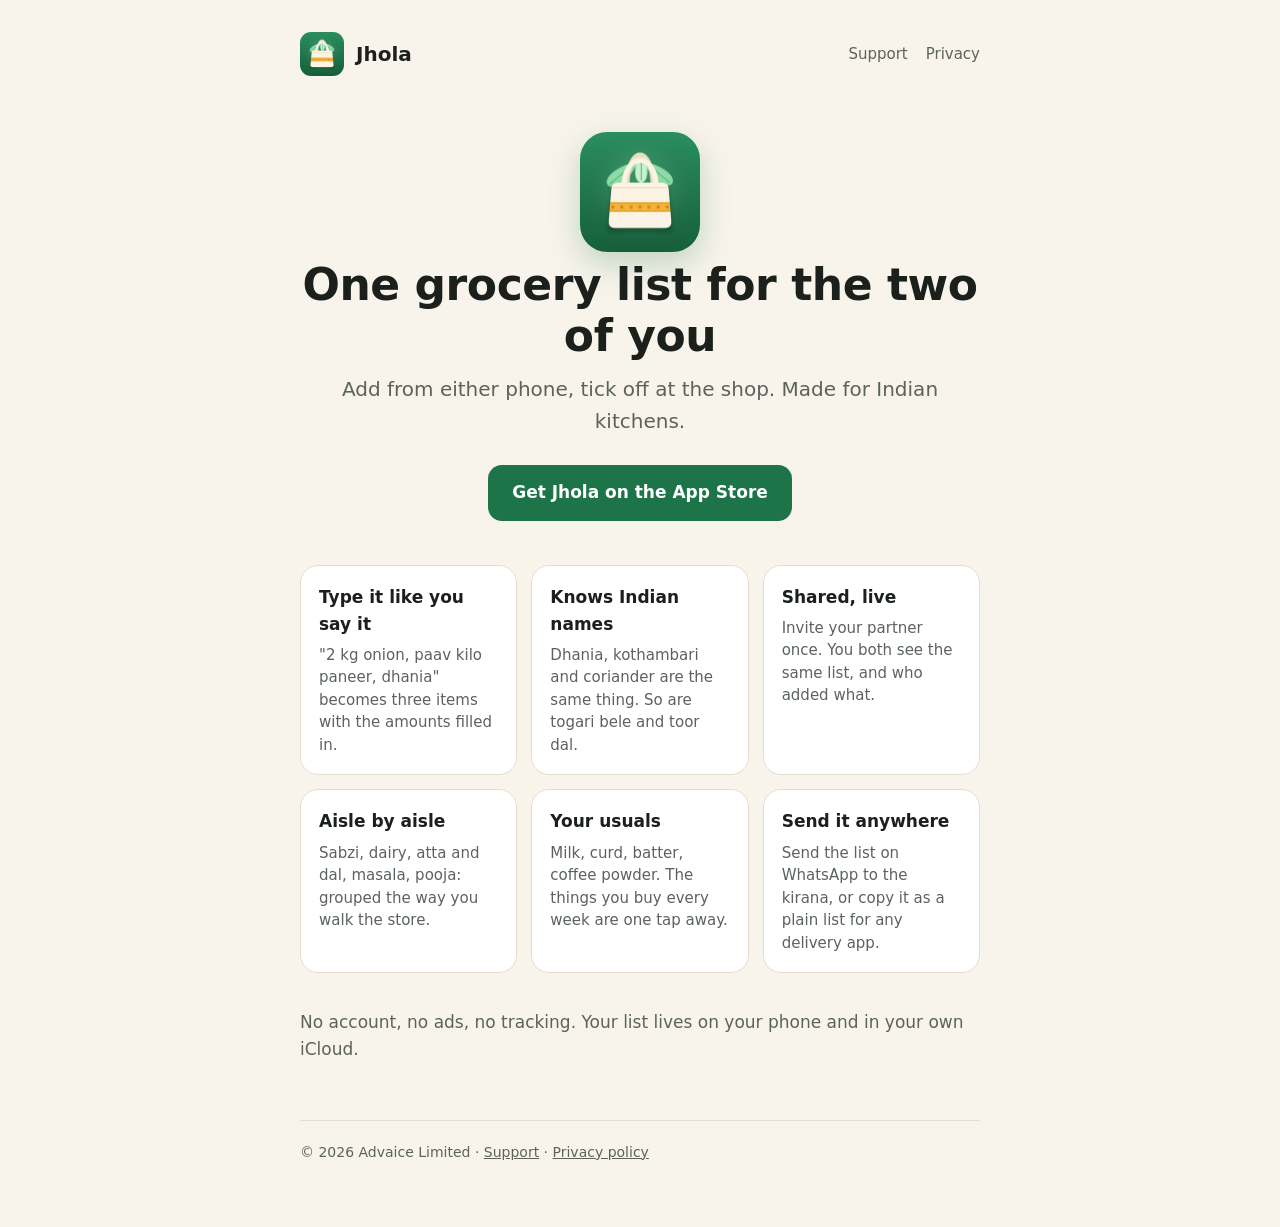
<file: index.html>
<!doctype html>
<html lang="en">
<head>
<meta charset="utf-8">
<meta name="viewport" content="width=device-width, initial-scale=1">
<title>Jhola: one grocery list for two</title>
<meta name="description" content="Jhola is a shared grocery list for couples, made for Indian kitchens. Add items the way you say them, in English, Hindi or Kannada, and tick them off at the shop.">
<link rel="icon" href="favicon.png">
<link rel="apple-touch-icon" href="apple-touch-icon.png">
<link rel="stylesheet" href="style.css">
</head>
<body>
<div class="wrap">
  <header class="site">
    <img src="icon.png" alt="">
    <a href="./">Jhola</a>
    <nav class="site"><a href="support.html">Support</a><a href="privacy.html">Privacy</a></nav>
  </header>

  <section class="hero">
    <img class="icon" src="icon.png" alt="Jhola app icon: a cotton shopping bag with greens">
    <h1>One grocery list for the two of you</h1>
    <p class="lede">Add from either phone, tick off at the shop. Made for Indian kitchens.</p>
    <a class="button" href="https://apps.apple.com/app/id6818582810">Get Jhola on the App Store</a>
  </section>

  <section class="features">
    <div class="card"><h3>Type it like you say it</h3><p>"2 kg onion, paav kilo paneer, dhania" becomes three items with the amounts filled in.</p></div>
    <div class="card"><h3>Knows Indian names</h3><p>Dhania, kothambari and coriander are the same thing. So are togari bele and toor dal.</p></div>
    <div class="card"><h3>Shared, live</h3><p>Invite your partner once. You both see the same list, and who added what.</p></div>
    <div class="card"><h3>Aisle by aisle</h3><p>Sabzi, dairy, atta and dal, masala, pooja: grouped the way you walk the store.</p></div>
    <div class="card"><h3>Your usuals</h3><p>Milk, curd, batter, coffee powder. The things you buy every week are one tap away.</p></div>
    <div class="card"><h3>Send it anywhere</h3><p>Send the list on WhatsApp to the kirana, or copy it as a plain list for any delivery app.</p></div>
  </section>

  <p class="muted">No account, no ads, no tracking. Your list lives on your phone and in your own iCloud.</p>

  <footer class="site">
    © 2026 Advaice Limited · <a href="support.html">Support</a> · <a href="privacy.html">Privacy policy</a>
  </footer>
</div>
</body>
</html>
</file>
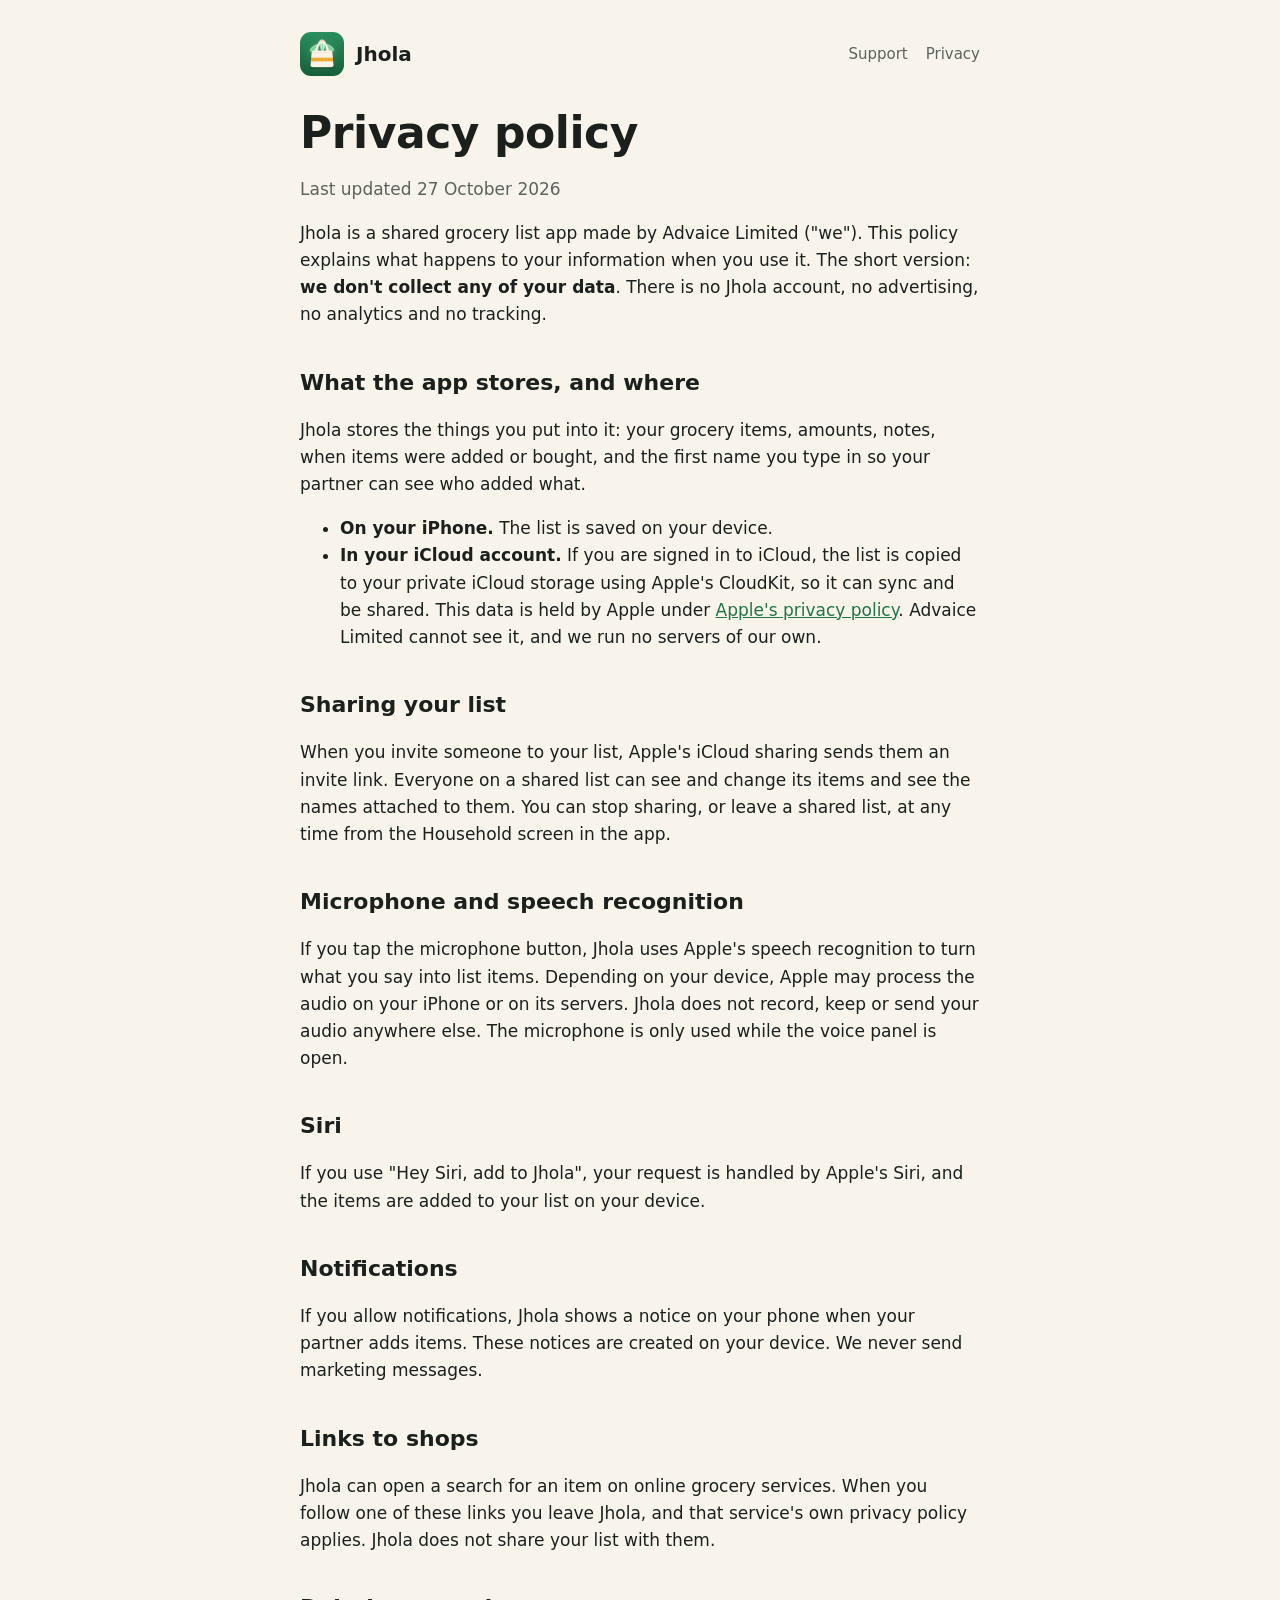
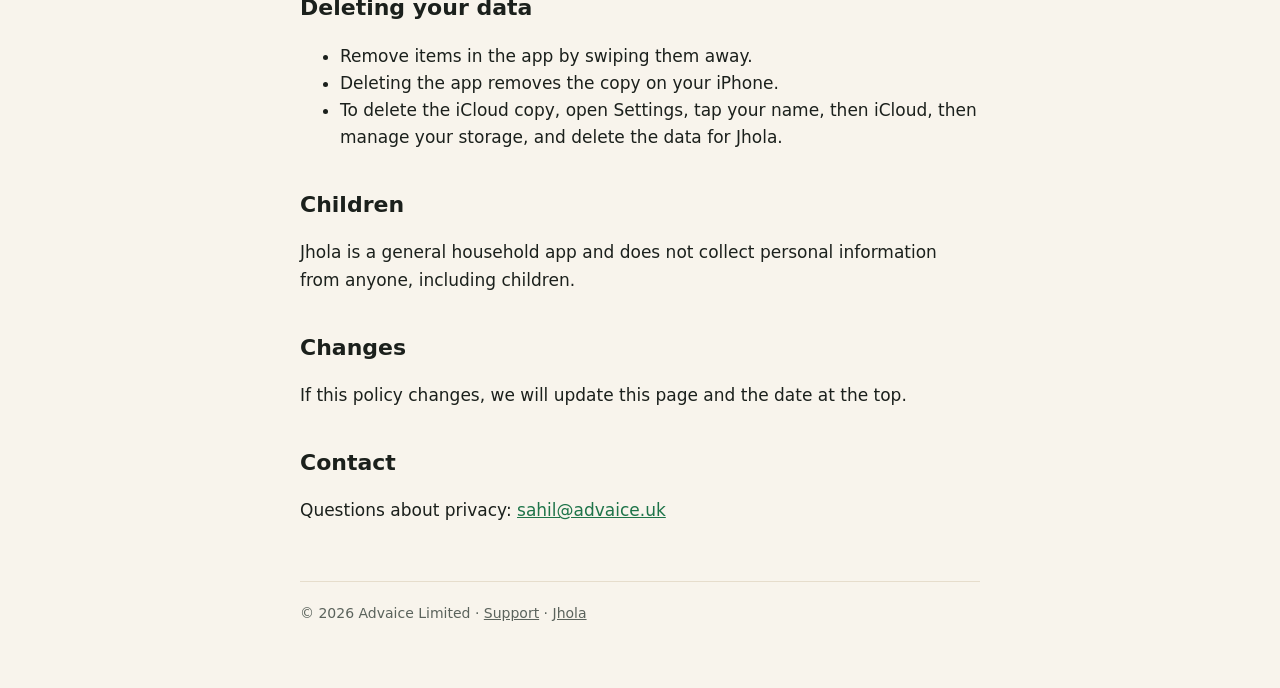
<file: privacy.html>
<!doctype html>
<html lang="en">
<head>
<meta charset="utf-8">
<meta name="viewport" content="width=device-width, initial-scale=1">
<title>Jhola privacy policy</title>
<meta name="description" content="How the Jhola grocery list app handles your data: no account, no ads, no tracking. Your list stays on your device and in your iCloud.">
<link rel="icon" href="favicon.png">
<link rel="stylesheet" href="style.css">
</head>
<body>
<div class="wrap">
  <header class="site">
    <img src="icon.png" alt="">
    <a href="./">Jhola</a>
    <nav class="site"><a href="support.html">Support</a><a href="privacy.html">Privacy</a></nav>
  </header>

  <h1>Privacy policy</h1>
  <p class="muted">Last updated 27 October 2026</p>

  <p>Jhola is a shared grocery list app made by Advaice Limited ("we"). This policy explains what happens to your information when you use it. The short version: <strong>we don't collect any of your data</strong>. There is no Jhola account, no advertising, no analytics and no tracking.</p>

  <h2>What the app stores, and where</h2>
  <p>Jhola stores the things you put into it: your grocery items, amounts, notes, when items were added or bought, and the first name you type in so your partner can see who added what.</p>
  <ul>
    <li><strong>On your iPhone.</strong> The list is saved on your device.</li>
    <li><strong>In your iCloud account.</strong> If you are signed in to iCloud, the list is copied to your private iCloud storage using Apple's CloudKit, so it can sync and be shared. This data is held by Apple under <a href="https://www.apple.com/legal/privacy/">Apple's privacy policy</a>. Advaice Limited cannot see it, and we run no servers of our own.</li>
  </ul>

  <h2>Sharing your list</h2>
  <p>When you invite someone to your list, Apple's iCloud sharing sends them an invite link. Everyone on a shared list can see and change its items and see the names attached to them. You can stop sharing, or leave a shared list, at any time from the Household screen in the app.</p>

  <h2>Microphone and speech recognition</h2>
  <p>If you tap the microphone button, Jhola uses Apple's speech recognition to turn what you say into list items. Depending on your device, Apple may process the audio on your iPhone or on its servers. Jhola does not record, keep or send your audio anywhere else. The microphone is only used while the voice panel is open.</p>

  <h2>Siri</h2>
  <p>If you use "Hey Siri, add to Jhola", your request is handled by Apple's Siri, and the items are added to your list on your device.</p>

  <h2>Notifications</h2>
  <p>If you allow notifications, Jhola shows a notice on your phone when your partner adds items. These notices are created on your device. We never send marketing messages.</p>

  <h2>Links to shops</h2>
  <p>Jhola can open a search for an item on online grocery services. When you follow one of these links you leave Jhola, and that service's own privacy policy applies. Jhola does not share your list with them.</p>

  <h2>Deleting your data</h2>
  <ul>
    <li>Remove items in the app by swiping them away.</li>
    <li>Deleting the app removes the copy on your iPhone.</li>
    <li>To delete the iCloud copy, open Settings, tap your name, then iCloud, then manage your storage, and delete the data for Jhola.</li>
  </ul>

  <h2>Children</h2>
  <p>Jhola is a general household app and does not collect personal information from anyone, including children.</p>

  <h2>Changes</h2>
  <p>If this policy changes, we will update this page and the date at the top.</p>

  <h2>Contact</h2>
  <p>Questions about privacy: <a href="mailto:sahil@advaice.uk">sahil@advaice.uk</a></p>

  <footer class="site">
    © 2026 Advaice Limited · <a href="support.html">Support</a> · <a href="./">Jhola</a>
  </footer>
</div>
</body>
</html>
</file>
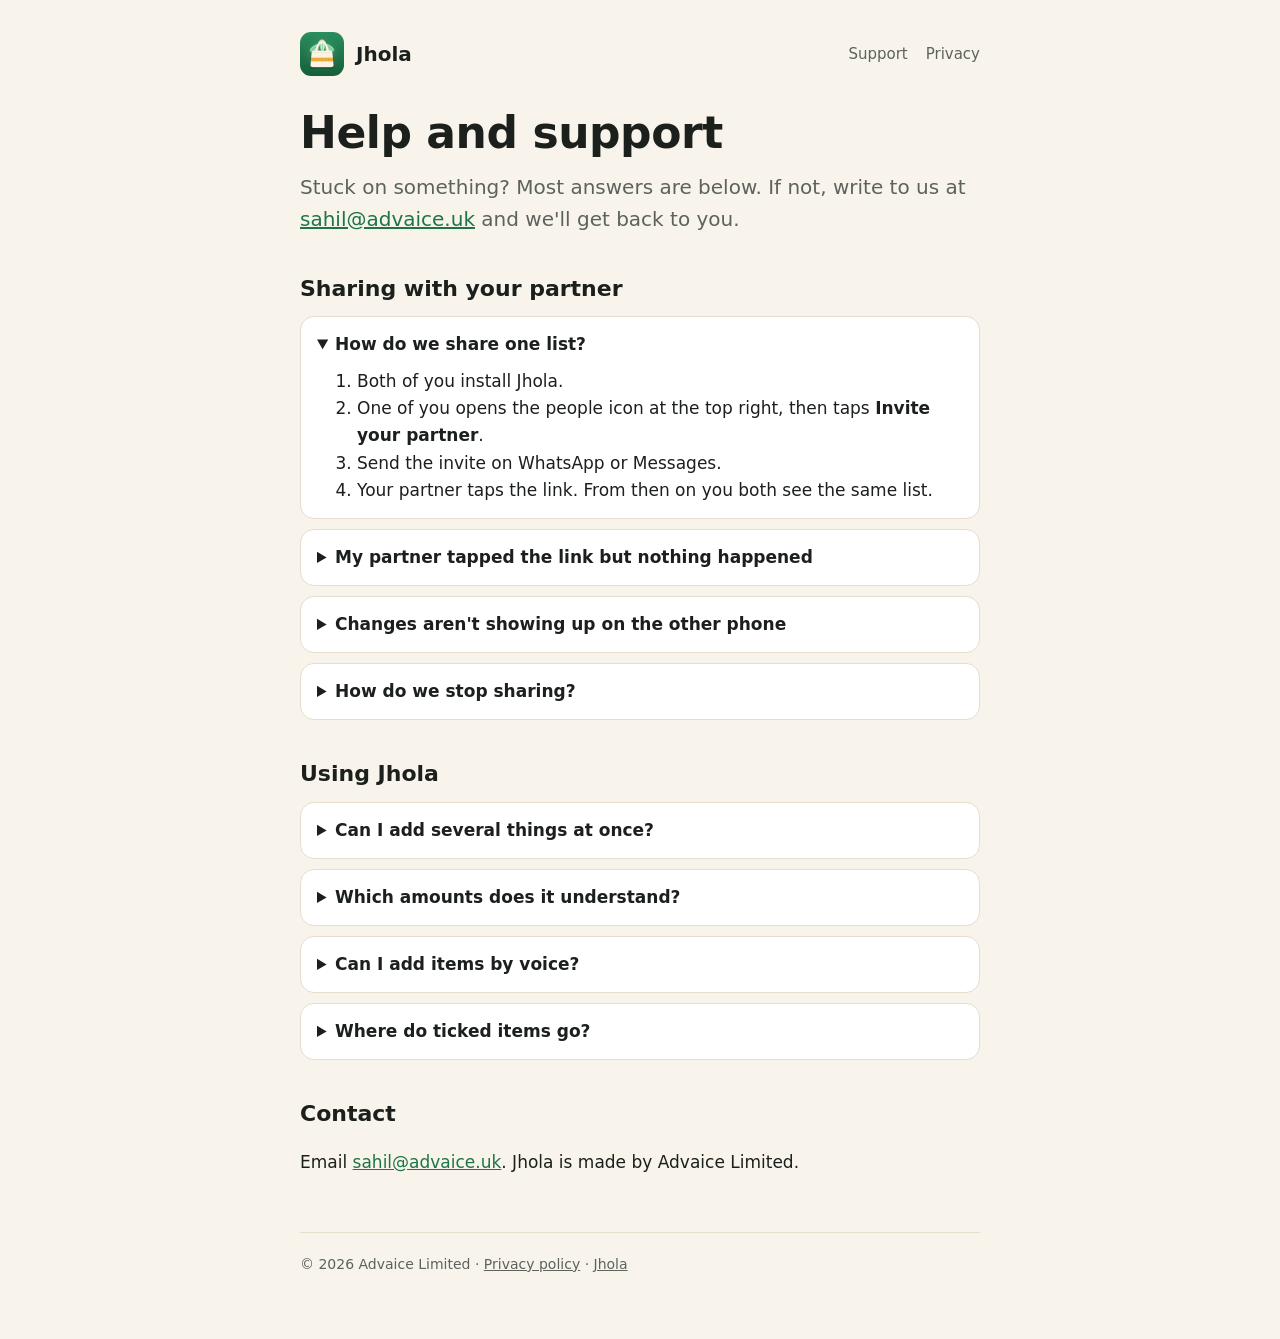
<file: support.html>
<!doctype html>
<html lang="en">
<head>
<meta charset="utf-8">
<meta name="viewport" content="width=device-width, initial-scale=1">
<title>Jhola support</title>
<meta name="description" content="Help with Jhola, the shared grocery list: sharing with your partner, syncing, adding items and contacting us.">
<link rel="icon" href="favicon.png">
<link rel="stylesheet" href="style.css">
</head>
<body>
<div class="wrap">
  <header class="site">
    <img src="icon.png" alt="">
    <a href="./">Jhola</a>
    <nav class="site"><a href="support.html">Support</a><a href="privacy.html">Privacy</a></nav>
  </header>

  <h1>Help and support</h1>
  <p class="lede">Stuck on something? Most answers are below. If not, write to us at <a href="mailto:sahil@advaice.uk">sahil@advaice.uk</a> and we'll get back to you.</p>

  <h2>Sharing with your partner</h2>
  <details open>
    <summary>How do we share one list?</summary>
    <ol>
      <li>Both of you install Jhola.</li>
      <li>One of you opens the people icon at the top right, then taps <strong>Invite your partner</strong>.</li>
      <li>Send the invite on WhatsApp or Messages.</li>
      <li>Your partner taps the link. From then on you both see the same list.</li>
    </ol>
  </details>
  <details>
    <summary>My partner tapped the link but nothing happened</summary>
    <p>Check that Jhola is installed on their iPhone and that they are signed in to iCloud (Settings, then their name at the top). Then ask them to tap the link again. If they already had items in Jhola, those are kept and added to the shared list.</p>
  </details>
  <details>
    <summary>Changes aren't showing up on the other phone</summary>
    <p>Both phones need an internet connection and iCloud. Pull down on the list to sync straight away. Changes made offline sync as soon as you're back online.</p>
  </details>
  <details>
    <summary>How do we stop sharing?</summary>
    <p>Open the people icon, then <strong>Manage sharing</strong> (or <strong>Manage or leave</strong> if you joined someone else's list). Whoever leaves keeps a copy of the list on their phone.</p>
  </details>

  <h2>Using Jhola</h2>
  <details>
    <summary>Can I add several things at once?</summary>
    <p>Yes. Separate them with commas or "and": <em>2 kg onion, 1 L milk and dhania</em>. You can also paste a list straight from WhatsApp.</p>
  </details>
  <details>
    <summary>Which amounts does it understand?</summary>
    <p>kg, g, litre, ml, packet, dozen, bunch, piece and more, plus everyday words like half kg, paav kilo (250 g), do kilo and dedh litre.</p>
  </details>
  <details>
    <summary>Can I add items by voice?</summary>
    <p>Tap the microphone in the add bar and say what you need. You can also say "Hey Siri, add to Jhola".</p>
  </details>
  <details>
    <summary>Where do ticked items go?</summary>
    <p>They move to "In the jhola" at the bottom of the list. Tap Clear when you're done, or leave them and they tidy themselves away the next day. They stay in your Usuals so you can add them again in one tap.</p>
  </details>

  <h2>Contact</h2>
  <p>Email <a href="mailto:sahil@advaice.uk">sahil@advaice.uk</a>. Jhola is made by Advaice Limited.</p>

  <footer class="site">
    © 2026 Advaice Limited · <a href="privacy.html">Privacy policy</a> · <a href="./">Jhola</a>
  </footer>
</div>
</body>
</html>
</file>
<file: style.css>
:root {
  --bg: #F8F4EC; --card: #FFFFFF; --ink: #1B201C; --muted: #5B635C;
  --primary: #1E7449; --on-primary: #FFFFFF; --turmeric: #9A5B00;
  --turmeric-soft: #FCEBC7; --hairline: #E6DDCC;
  color-scheme: light dark;
}
@media (prefers-color-scheme: dark) {
  :root {
    --bg: #0F1210; --card: #1A1F1B; --ink: #EDF1EC; --muted: #A4ADA5;
    --primary: #5CCB8F; --on-primary: #0B1F14; --turmeric: #F2B544;
    --turmeric-soft: #3A2C10; --hairline: #2C332D;
  }
}
* { box-sizing: border-box; }
html { -webkit-text-size-adjust: 100%; }
body {
  margin: 0; background: var(--bg); color: var(--ink);
  font: 17px/1.6 ui-rounded, "SF Pro Rounded", system-ui, -apple-system, "Segoe UI", Roboto, sans-serif;
}
.wrap { max-width: 720px; margin: 0 auto; padding: 32px 20px 64px; }
header.site { display: flex; align-items: center; gap: 12px; margin-bottom: 32px; }
header.site img { width: 44px; height: 44px; border-radius: 11px; }
header.site a { color: var(--ink); text-decoration: none; font-weight: 700; font-size: 20px; }
nav.site { margin-left: auto; display: flex; gap: 18px; font-size: 15px; }
nav.site a { color: var(--muted); font-weight: 500; font-size: 15px; }
h1 { font-size: clamp(30px, 6vw, 44px); line-height: 1.15; margin: 0 0 12px; letter-spacing: -0.01em; }
h2 { font-size: 22px; margin: 36px 0 8px; }
h3 { font-size: 18px; margin: 24px 0 4px; }
p, li { color: var(--ink); }
.lede { font-size: 20px; color: var(--muted); margin: 0 0 28px; }
.muted { color: var(--muted); }
a { color: var(--primary); }
.hero { text-align: center; padding: 24px 0 8px; }
.hero img.icon { width: 120px; height: 120px; border-radius: 27px; box-shadow: 0 12px 32px rgba(30,116,73,0.25); }
.button {
  display: inline-block; background: var(--primary); color: var(--on-primary);
  padding: 14px 24px; border-radius: 14px; font-weight: 700; text-decoration: none; min-height: 48px;
}
.features { display: grid; grid-template-columns: repeat(auto-fit, minmax(200px, 1fr)); gap: 14px; margin: 36px 0; }
.card { background: var(--card); border: 1px solid var(--hairline); border-radius: 18px; padding: 18px; }
.card h3 { margin: 0 0 6px; font-size: 17px; }
.card p { margin: 0; color: var(--muted); font-size: 15px; line-height: 1.5; }
.tag { display: inline-block; background: var(--turmeric-soft); color: var(--turmeric); font-weight: 700; font-size: 13px; padding: 3px 10px; border-radius: 999px; }
footer.site { margin-top: 56px; padding-top: 20px; border-top: 1px solid var(--hairline); font-size: 14px; color: var(--muted); }
footer.site a { color: var(--muted); }
details { background: var(--card); border: 1px solid var(--hairline); border-radius: 14px; padding: 14px 16px; margin: 10px 0; }
summary { font-weight: 700; cursor: pointer; }
details p, details ol, details ul { margin: 10px 0 0; }
</file>
